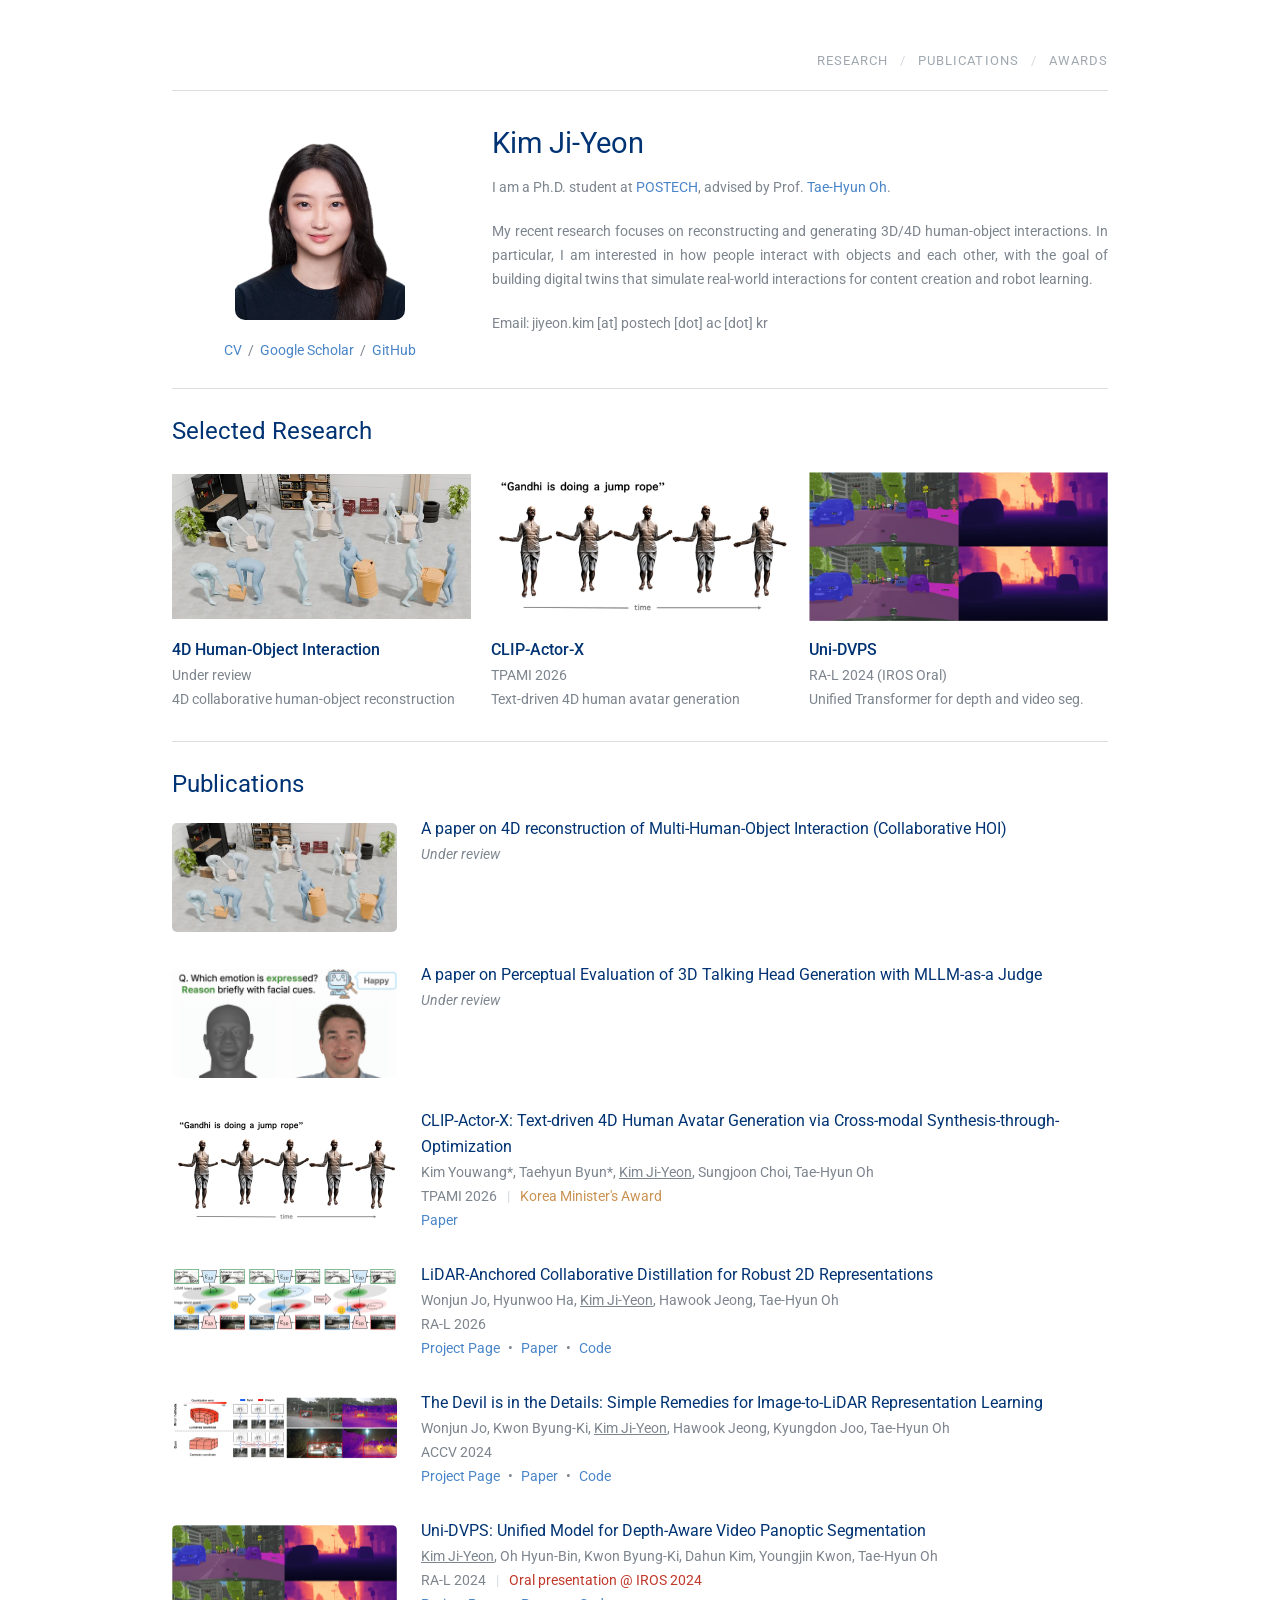
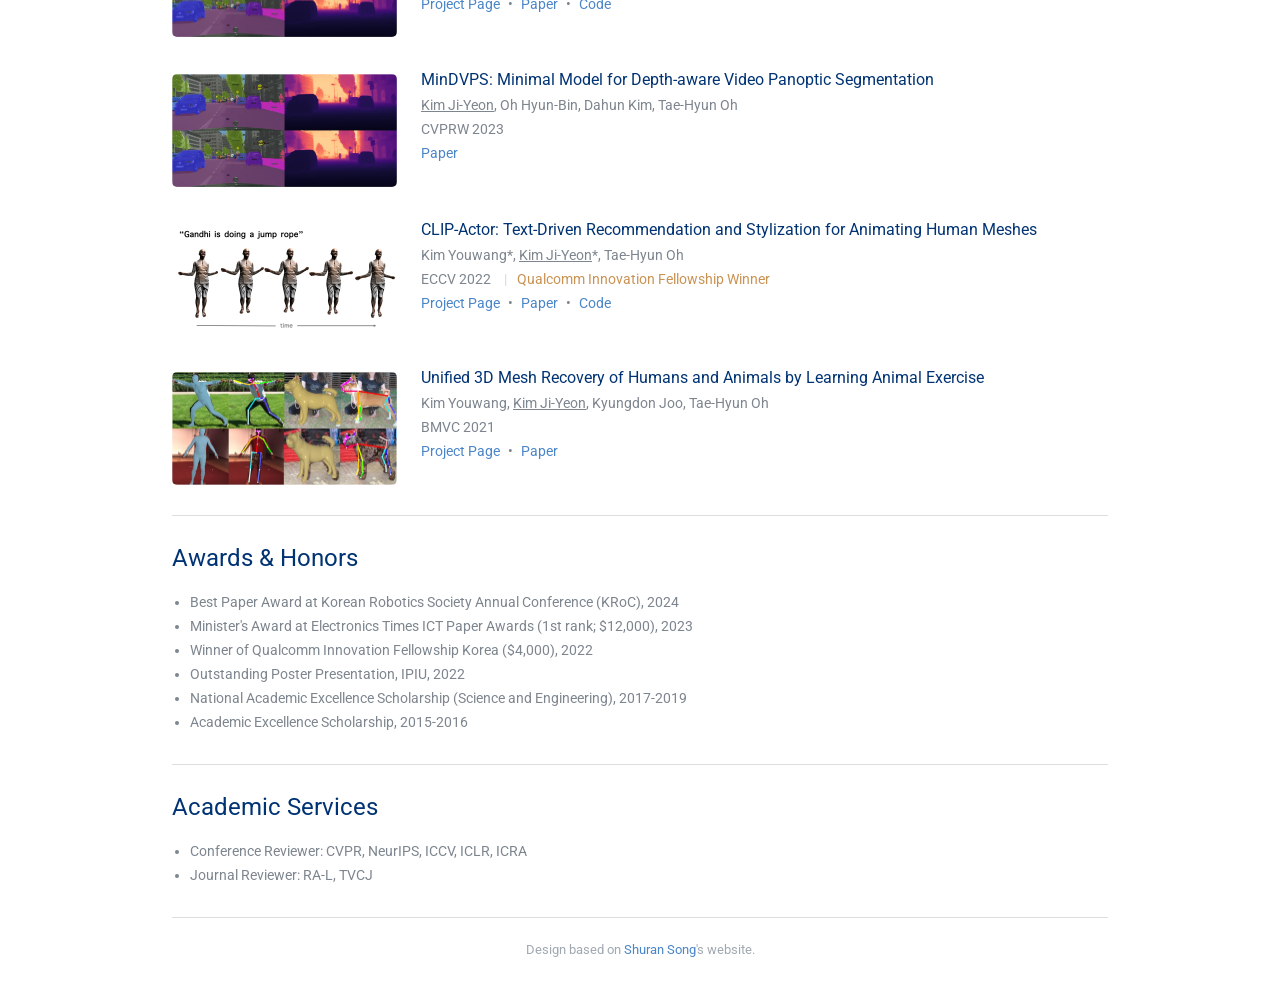
<file: index.html>
<!doctype html>
<html lang="en">
<head>
  <!-- Required meta tags -->
  <meta charset="utf-8">
  <meta name="viewport" content="width=device-width, initial-scale=1">

  <!-- Google Fonts -->
  <link rel="preconnect" href="https://fonts.googleapis.com">
  <link rel="preconnect" href="https://fonts.gstatic.com" crossorigin>
  <link href="https://fonts.googleapis.com/css2?family=Roboto:wght@300;400;500;700&display=swap" rel="stylesheet">

  <!-- Bootstrap CSS -->
  <link href="https://cdn.jsdelivr.net/npm/bootstrap@5.0.2/dist/css/bootstrap.min.css" rel="stylesheet" integrity="sha384-EVSTQN3/azprG1Anm3QDgpJLIm9Nao0Yz1ztcQTwFspd3yD65VohhpuuCOmLASjC" crossorigin="anonymous">

  <!-- Custom CSS -->
  <link rel="stylesheet" href="./assets/home/css/home.css">

  <!-- Google tag (gtag.js) -->
  <script async src="https://www.googletagmanager.com/gtag/js?id=G-CMSVGPC040"></script>
  <script>
    window.dataLayer = window.dataLayer || [];
    function gtag(){dataLayer.push(arguments);}
    gtag('js', new Date());

    gtag('config', 'G-CMSVGPC040');
</script>

  <title>Kim Ji-Yeon</title>
  <link rel="icon" type="image/x-icon" href="assets/favicon.ico">
</head>

<body>
  <div class="container">

    <!-- ==================== header ==================== -->
    <header class="site-header">
      <a href="#selected-research">RESEARCH</a><span class="sep">/</span><a href="#publications">PUBLICATIONS</a><span class="sep">/</span><a href="#awards">AWARDS</a>
    </header>

    <!-- ==================== profile ==================== -->
    <div class="row profile">
      <div class="col-sm-4 text-center">
        <img src="./assets/home/image/optimized/me.webp" class="profile-image" alt="Profile picture" width="425" height="472" decoding="async" fetchpriority="high">
        <p class="profile-link">
          <a href="./cv.html" target="_blank">CV</a><span class="sep">/</span><a href="https://scholar.google.com/citations?user=NYA9EpgAAAAJ&hl=en" target="_blank">Google Scholar</a><span class="sep">/</span><a href="https://github.com/J1Yeon-Kim" target="_blank">GitHub</a>
        </p>
      </div>
      <div class="col-sm-8">
        <div class="profile-name">Kim Ji-Yeon</div>
        <p class="profile-text">
          I am a Ph.D. student at <a href="https://postech.ac.kr/eng" target="_blank">POSTECH</a>, advised by Prof. <a href="https://ami.kaist.ac.kr/members/tae-hyun-oh" target="_blank">Tae-Hyun Oh</a>.
          <!-- at <a href="https://ami.kaist.ac.kr/" target="_blank">AMILab</a> at <a href="https://postech.ac.kr/eng" target="_blank">POSTECH</a>, advised by <a href="https://ami.kaist.ac.kr/members/tae-hyun-oh" target="_blank">Tae-Hyun Oh</a>. I received my Bachelor's degree in IT Engineering from Sookmyung Women's University. During my undergraduate, I also studied at <a href="https://www.utoronto.ca/" target="_blank">University of Toronto</a> as an exchange student. -->
        </p>
        <p class="profile-text">
          My recent research focuses on reconstructing and generating 3D/4D human-object interactions.
          In particular, I am interested in how people interact with objects and each other, with the goal of building digital twins that simulate real-world interactions for content creation and robot learning.
          <!-- computer vision and machine learning, specializing in understanding 3D world via 2D visual cues. -->
          <!-- Recently, my research interests are on perceiving 3D humans in the scene. -->
        </p>
        <p class="profile-email">
          Email: jiyeon.kim [at] postech [dot] ac [dot] kr
        </p>
      </div>
    </div>

    <div class="divider"></div>

    <!-- ==================== selected research ==================== -->
    <section class="selected-research" aria-labelledby="selected-research">
      <h1 class="section" id="selected-research">Selected Research</h1>
      <div class="selected-research-list" tabindex="0" role="group" aria-label="Selected research projects">
        <a class="selected-research-card" href="#human-object-interaction">
          <img src="./assets/home/image/optimized/4d_human_object_interaction.webp" alt="Collaborative human-object interaction reconstruction" width="505" height="245" decoding="async">
          <span class="selected-research-name">4D Human-Object Interaction</span>
          <span class="selected-research-venue">Under review</span>
          <span class="selected-research-summary">4D collaborative human-object reconstruction</span>
        </a>
        <a class="selected-research-card" href="https://ieeexplore.ieee.org/document/11408037" target="_blank" rel="noopener noreferrer">
          <img src="./assets/home/image/optimized/26TPAMI_clipactor_x.webp" alt="Text-driven 4D human avatar generation" width="900" height="444" decoding="async">
          <span class="selected-research-name">CLIP-Actor-X</span>
          <span class="selected-research-venue">TPAMI 2026</span>
          <span class="selected-research-summary">Text-driven 4D human avatar generation</span>
        </a>
        <a class="selected-research-card" href="./uni-dvps.html" target="_blank" rel="noopener noreferrer">
          <video playsinline muted autoplay loop preload="metadata" poster="./assets/home/image/optimized/23CVPRW_mindvps.webp" aria-label="Uni-DVPS depth-aware video panoptic segmentation results">
            <source src="./assets/home/image/24RAL_unidvps_animation.mp4" type="video/mp4">
          </video>
          <span class="selected-research-name">Uni-DVPS</span>
          <span class="selected-research-venue">RA-L 2024 (IROS Oral)</span>
          <span class="selected-research-summary">Unified Transformer for depth and video seg.</span>
        </a>
      </div>
    </section>

    <div class="divider"></div>

    <!-- ==================== publications ==================== -->
    <h1 class="section" id="publications">Publications</h1>

    <div class="row research-proj" id="human-object-interaction">
      <div class="col-sm-3 research-thumb">
        <img src="./assets/home/image/optimized/4d_human_object_interaction.webp" alt="4D Human-Object Interaction" width="505" height="245" decoding="async" loading="lazy">
      </div>
      <div class="col-sm-9 research-info">
        <span class="research-proj-title">A paper on 4D reconstruction of Multi-Human-Object Interaction (Collaborative HOI)</span><br>
        <!-- <u>Kim Ji-Yeon</u>, TBU<br> -->
        <span class="research-venue"><em>Under review</em></span><br>
        <!-- <div class="research-links"> -->
          <!-- <a href="https://ieeexplore.ieee.org/document/11408037" target="_blank">Paper</a> -->
        <!-- </div> -->
      </div>
    </div>

    <div class="row research-proj">
      <div class="col-sm-3 research-thumb">
        <img src="./assets/home/image/threeval.gif" alt="Perceptual evaluation of 3D talking head generation with an MLLM judge" width="960" height="464" decoding="async" loading="lazy">
      </div>
      <div class="col-sm-9 research-info">
        <span class="research-proj-title">A paper on Perceptual Evaluation of 3D Talking Head Generation with MLLM-as-a Judge</span><br>
        <span class="research-venue"><em>Under review</em></span><br>
      </div>
    </div>

    <div class="row research-proj">
      <div class="col-sm-3 research-thumb">
        <img src="./assets/home/image/optimized/26TPAMI_clipactor_x.webp" alt="CLIP-Actor-X" width="900" height="444" decoding="async" loading="lazy">
      </div>
      <div class="col-sm-9 research-info">
        <span class="research-proj-title">CLIP-Actor-X: Text-driven 4D Human Avatar Generation via Cross-modal Synthesis-through-Optimization</span><br>
        Kim Youwang*, Taehyun Byun*, <u>Kim Ji-Yeon</u>, Sungjoon Choi, Tae-Hyun Oh<br>
        <span class="research-venue">TPAMI 2026</span><span class="sub-sep">|</span><span class="sub-info sub-award">Korea Minister's Award</span><br>
        <div class="research-links">
          <a href="https://ieeexplore.ieee.org/document/11408037" target="_blank">Paper</a>
        </div>
      </div>
    </div>

    <div class="row research-proj">
      <div class="col-sm-3 research-thumb">
        <img src="./assets/home/image/optimized/26RAL_lidar_distillation.webp" alt="LiDAR-Anchored Collaborative Distillation" width="900" height="249" decoding="async" loading="lazy">
      </div>
      <div class="col-sm-9 research-info">
        <span class="research-proj-title">LiDAR-Anchored Collaborative Distillation for Robust 2D Representations</span><br>
        Wonjun Jo, Hyunwoo Ha, <u>Kim Ji-Yeon</u>, Hawook Jeong, Tae-Hyun Oh <br>
        <span class="research-venue">RA-L 2026</span><br>
        <div class="research-links">
          <a href="https://la-cd.github.io/" target="_blank">Project Page</a><span class="sep">&bull;</span><a href="https://ieeexplore.ieee.org/document/11623467" target="_blank">Paper</a><span class="sep">&bull;</span><a href="https://github.com/kaist-ami/SSCD" target="_blank">Code</a>
        </div>
      </div>
    </div>

    <!--
    <div class="row research-proj">
      <div class="col-sm-3 research-thumb">
        <img class="thumb-short" src="./assets/home/image/optimized/25ICCVW_collaborative_distillation.webp" alt="Self-Supervised Collaborative Distillation" width="900" height="517" decoding="async" loading="lazy">
      </div>
      <div class="col-sm-9 research-info">
        <span class="research-proj-title">Self-Supervised Collaborative Distillation: Enhancing Lighting Robustness and 3D Awareness</span><br>
        Wonjun Jo, Hyunwoo Ha, <u>Kim Ji-Yeon</u>, Hawook Jeong, Tae-Hyun Oh <br>
        <span class="research-venue">ICCVW 2025</span><br>
        <div class="research-links">
          <a href="https://openreview.net/forum?id=i1JDHqVzmv" target="_blank">Paper</a>
        </div>
      </div>
    </div>
    -->

    <div class="row research-proj">
      <div class="col-sm-3 research-thumb">
        <img src="./assets/home/image/optimized/24ACCV_devil_in_details.webp" alt="Image-to-LiDAR representation learning" width="900" height="250" decoding="async" loading="lazy">
      </div>
      <div class="col-sm-9 research-info">
        <span class="research-proj-title">The Devil is in the Details: Simple Remedies for Image-to-LiDAR Representation Learning</span><br>
        Wonjun Jo, Kwon Byung-Ki, <u>Kim Ji-Yeon</u>, Hawook Jeong, Kyungdon Joo, Tae-Hyun Oh<br>
        <span class="research-venue">ACCV 2024</span><br>
        <div class="research-links">
          <a href="https://sr-i2l.github.io/" target="_blank">Project Page</a><span class="sep">&bull;</span><a href="https://openaccess.thecvf.com/content/ACCV2024/papers/Jo_The_Devil_is_in_the_Details_Simple_Remedies_for__ACCV_2024_paper.pdf" target="_blank">Paper</a><span class="sep">&bull;</span><a href="https://github.com/kaist-ami/I2L-Remedy" target="_blank">Code</a>
        </div>
      </div>
    </div>

    <div class="row research-proj">
      <div class="col-sm-3 research-thumb">
        <video playsinline muted autoplay loop poster="./assets/home/image/optimized/23CVPRW_mindvps.webp">
          <source src="./assets/home/image/24RAL_unidvps_animation.mp4" type="video/mp4">
        </video>
      </div>
      <div class="col-sm-9 research-info">
        <span class="research-proj-title">Uni-DVPS: Unified Model for Depth-Aware Video Panoptic Segmentation</span><br>
        <u>Kim Ji-Yeon</u>, Oh Hyun-Bin, Kwon Byung-Ki, Dahun Kim, Youngjin Kwon, Tae-Hyun Oh<br>
        <span class="research-venue">RA-L 2024</span><span class="sub-sep">|</span><span class="sub-info sub-oral">Oral presentation @ IROS 2024</span><br>
        <div class="research-links">
          <a href="https://jiyeonk1m.github.io/uni-dvps" target="_blank">Project Page</a><span class="sep">&bull;</span><a href="https://ieeexplore.ieee.org/document/10517661" target="_blank">Paper</a><span class="sep">&bull;</span><a href="https://github.com/kaist-ami/Uni-DVPS" target="_blank">Code</a>
        </div>
      </div>
    </div>

    <div class="row research-proj">
      <div class="col-sm-3 research-thumb">
        <img src="./assets/home/image/optimized/23CVPRW_mindvps.webp" alt="MinDVPS" width="900" height="450" decoding="async" loading="lazy">
      </div>
      <div class="col-sm-9 research-info">
        <span class="research-proj-title">MinDVPS: Minimal Model for Depth-aware Video Panoptic Segmentation</span><br>
        <u>Kim Ji-Yeon</u>, Oh Hyun-Bin, Dahun Kim, Tae-Hyun Oh<br>
        <span class="research-venue">CVPRW 2023</span> <br>
        <div class="research-links">
          <a href="https://vcad.site/#/papers" target="_blank">Paper</a>
        </div>
      </div>
    </div>

    <div class="row research-proj">
      <div class="col-sm-3 research-thumb">
        <video playsinline muted autoplay loop poster="./assets/home/image/optimized/26TPAMI_clipactor_x.webp">
          <source src="./assets/home/image/22ECCV_clipactor.mp4" type="video/mp4">
        </video>
      </div>
      <div class="col-sm-9 research-info">
        <span class="research-proj-title">CLIP-Actor: Text-Driven Recommendation and Stylization for Animating Human Meshes</span><br>
        Kim Youwang*, <u>Kim Ji-Yeon</u>*, Tae-Hyun Oh<br>
        <span class="research-venue">ECCV 2022</span>
        <!-- <span class="sub-sep">|</span><span class="sub-info sub-workshop">AI4CC Workshop @ CVPR 2023</span> -->
        <span class="sub-sep">|</span><span class="sub-info sub-award">Qualcomm Innovation Fellowship Winner</span><br>
        <div class="research-links">
          <a href="https://clip-actor.github.io" target="_blank">Project Page</a><span class="sep">&bull;</span><a href="https://arxiv.org/abs/2206.04382" target="_blank">Paper</a><span class="sep">&bull;</span><a href="https://github.com/kaist-ami/CLIP-Actor" target="_blank">Code</a>
        </div>
      </div>
    </div>

    <div class="row research-proj">
      <div class="col-sm-3 research-thumb">
        <img src="./assets/home/image/optimized/21BMVC_demr.webp" alt="Unified 3D mesh recovery" width="900" height="454" decoding="async" loading="lazy">
      </div>
      <div class="col-sm-9 research-info">
        <span class="research-proj-title">Unified 3D Mesh Recovery of Humans and Animals by Learning Animal Exercise</span><br>
        Kim Youwang, <u>Kim Ji-Yeon</u>, Kyungdon Joo, Tae-Hyun Oh<br>
        <span class="research-venue">BMVC 2021</span><br>
        <div class="research-links">
          <a href="https://demr-bmvc21.github.io" target="_blank">Project Page</a><span class="sep">&bull;</span><a href="https://arxiv.org/abs/2111.02450" target="_blank">Paper</a>
        </div>
      </div>
    </div>

    <!-- ==================== show more / less ====================
         Wrap the older entries above in <span id="morePubs"> ... </span>,
         then enable these buttons and the togglePubs() script at the bottom.
    <div onclick="togglePubs()" id="morePubsBtn" class="showBtn"><a>Show more...</a></div>
    <div onclick="togglePubs()" id="lessPubsBtn" class="showBtn"><a>Show less...</a></div>
    ========================================================== -->

    <div class="divider"></div>

    <!-- ==================== awards ==================== -->
    <h1 class="section" id="awards">Awards &amp; Honors</h1>
    <ul class="section-list">
      <li>Best Paper Award at Korean Robotics Society Annual Conference (KRoC), 2024</li>
      <li>Minister's Award at Electronics Times ICT Paper Awards (1st rank; $12,000), 2023</li>
      <li>Winner of Qualcomm Innovation Fellowship Korea ($4,000), 2022</li>
      <li>Outstanding Poster Presentation, IPIU, 2022</li>
      <li>National Academic Excellence Scholarship (Science and Engineering), 2017-2019</li>
      <li>Academic Excellence Scholarship, 2015-2016</li>
    </ul>

    <div class="divider"></div>

    <!-- ==================== services ==================== -->
    <h1 class="section" id="services">Academic Services</h1>
    <ul class="section-list">
      <li>Conference Reviewer: CVPR, NeurIPS, ICCV, ICLR, ICRA</li>
      <li>Journal Reviewer: RA-L, TVCJ</li>
    </ul>

    <div class="divider"></div>

    <footer class="footer">
      <p class="text-center">
        Design based on <a href="https://shurans.github.io/" target="_blank">Shuran Song</a>'s website.
      </p>
      <!--
      <p class="text-center">
        Feel free to use my website source code. Checkout the <a href="https://github.com/jiyeonk1m/jiyeonk1m.github.io" target="_blank">github repository</a>.
      </p>
      -->
    </footer>
  </div>

  <!-- ==================== publication list toggle ====================
  <script>
    function togglePubs() {
      var morePubs = document.getElementById("morePubs");
      var morePubsBtn = document.getElementById("morePubsBtn");
      var lessPubsBtn = document.getElementById("lessPubsBtn");
      if (morePubsBtn.style.display === "none") {
        morePubs.style.display = "none";
        morePubsBtn.style.display = "inline";
        lessPubsBtn.style.display = "none";
      } else {
        morePubs.style.display = "inline";
        morePubsBtn.style.display = "none";
        lessPubsBtn.style.display = "inline";
      }
    }
  </script>
  ============================================================== -->
</body>
</html>
</file>
<file: assets/home/css/home.css>
/* ==========================================================================
   Palette
   text        #7d858e    heading  #003373
   link        #4a85c8    divider  #ddd
   ========================================================================== */

body {
  font-family: 'Roboto', sans-serif;
  color: #7d858e;
  background-color: #fff;
}

p, ul, li {
  font-size: 14px;
  line-height: 24px;
}

a {
  text-decoration: none;
  color: #4a85c8;
}

a:hover {
  color: #4a85c8;
  border-bottom: 1px solid #4a85c8;
}

/* --------------------------------------------------------- container ---- */

@media (min-width: 576px) { .container { max-width: 90%; } }
@media (min-width: 768px) { .container { max-width: 90%; } }
@media (min-width: 992px) { .container { max-width: 960px; } }

/* ------------------------------------------------------------ header ---- */

.site-header {
  font-size: 13px;
  letter-spacing: 0.08em;
  line-height: 58px;
  padding-top: 32px;
  text-align: right;
  border-bottom: 1px solid #ddd;
}

.site-header a {
  color: #a0a8b0;
  border-bottom: none;
}

.site-header a:hover {
  color: #4a85c8;
  border-bottom: none;
}

.site-header .sep {
  padding: 0 12px;
  color: #d5d9dd;
}

/* smooth scrolling for the in-page anchor links */
html {
  scroll-behavior: smooth;
}

h1.section {
  scroll-margin-top: 24px;
}

/* ----------------------------------------------------------- profile ---- */

.profile {
  padding: 40px 0 10px 0;
}

.profile-name {
  font-size: 29px;
  line-height: 24px;
  /* font-weight: 500; */
  margin-bottom: 20px;
  color: #003373;
}

.profile-email {
  font-size: 14px;
  line-height: 24px;
  margin-bottom: 20px;
}

.profile-text {
  margin-bottom: 20px;
  text-align: justify;
}

.profile-image {
  width: 100%;
  height: auto;
  max-width: 170px;
  border-radius: 10px;
  margin-bottom: 18px;
}

.profile-link {
  font-size: 14px;
  line-height: 24px;
}

.profile-link .sep {
  padding: 0 6px;
}

/* ------------------------------------------------------------ layout ---- */

.divider {
  width: 100%;
  border-bottom: 1px solid #ddd;
}

h1.section {
  font-size: 24px;
  line-height: 24px;
  font-weight: 400;
  color: #003373;
  margin: 30px 0 20px 0;
}

/* -------------------------------------------------- selected research --- */

.selected-research {
  margin-bottom: 30px;
}

.selected-research-list {
  display: grid;
  grid-auto-flow: column;
  grid-auto-columns: minmax(290px, calc((100% - 40px) / 3));
  gap: 20px;
  overflow-x: auto;
  padding-bottom: 0;
  scroll-snap-type: x proximity;
  scrollbar-width: thin;
  scrollbar-color: #ccc transparent;
}

.selected-research-card {
  display: block;
  min-width: 0;
  color: #7d858e;
  scroll-snap-align: start;
}

.selected-research-card img,
.selected-research-card video {
  display: block;
  width: 100%;
  height: auto;
  aspect-ratio: 16 / 9;
  object-fit: contain;
  border-radius: 5px;
  margin-bottom: 6px;
}

.selected-research-card:hover {
  color: #7d858e;
  border-bottom: none;
}

.selected-research-name {
  display: block;
  color: #003373;
  font-size: 16px;
  font-weight: 500;
  line-height: 26px;
}

.selected-research-card:hover .selected-research-name {
  color: #4a85c8;
}

.selected-research-venue {
  display: block;
  font-size: 14px;
  line-height: 24px;
}

.selected-research-summary {
  display: block;
  font-size: 14px;
  line-height: 24px;
  white-space: nowrap;
}

.selected-research-card:focus-visible,
.selected-research-list:focus-visible {
  outline: 2px solid #4a85c8;
  outline-offset: 3px;
}

@media (max-width: 767px) {
  .selected-research-list {
    grid-auto-columns: minmax(290px, 82%);
    gap: 16px;
  }

  .selected-research-summary {
    white-space: normal;
  }
}

/* ------------------------------------------------------ publications ---- */

/* Bootstrap's .row carries a -12px margin that its columns cancel with 12px of
   padding. Dropping only the column padding aligns the thumbnail with the
   "Publications" heading but also shrinks it by 12px; dropping the row margin
   too keeps the thumbnail at its full column width AND aligned, which is how
   the reference has it (h1 and .research-proj share the same left edge). */

.research-proj {
  margin-bottom: 30px;
  margin-left: 0;
}

.research-thumb {
  padding-left: 0;
}

.research-thumb img,
.research-thumb video {
  width: 100%;
  height: auto;
  border-radius: 5px;
  display: block;
  /* nudges the thumbnail down so its top edge optically aligns with the
     title's cap height rather than the top of its line box (as in the reference) */
  margin-top: 7px;
}

/* this teaser is nearly square (1.74:1), so at full column width it stands
   taller than the ~2:1 thumbnails around it — hold it to their height and let
   the image scale down inside */
.research-thumb img.thumb-short {
  aspect-ratio: 1.9 / 1;
  object-fit: contain;
  object-position: center;
}

.research-info {
  font-size: 14px;
  line-height: 24px;
}

.research-proj-title {
  color: #003373;
  font-size: 16px;
  line-height: 26px;
}

.research-links {
  white-space: nowrap;
}

.research-links .sep {
  padding: 0 8px;
}

/* Sub-info sits on its own line under the venue: one bullet, everything joined
   on that single line, indented past the venue so it reads as subordinate. */

/* .sub-info {
  padding-left: 18px;
  text-indent: -12px;
} */

/* .sub-info::before {
  content: "\2022";
  color: #c9ced3;
  padding-right: 6px;
} */

/* Sub-info shares the venue line, separated by a pipe. Same size as the venue,
   so colour is the only thing telling them apart: the venue is the one grey
   item on the line, everything after it is colour-coded by kind. */

.sub-sep {
  padding: 0 10px;
  color: #d5d9dd;
}

.sub-info {
  font-size: 14px;
}

.sub-award {
  color: #ca9252;   /* gold */
}

.sub-oral {
  color: #c0392b;   /* red */
}

.sub-workshop {
  color: #3f9fc4;   /* sky */
}

/* Previous pill/badge treatment, kept in case we want to go back to it.
.tag-award,
.tag-workshop {
  display: inline-block;
  padding: 1px 10px;
  margin-top: 2px;
  font-size: 13px;
  line-height: 22px;
  border-radius: 4px;
}

.tag-award {
  background-color: rgba(253, 196, 80, 0.18);
  color: #8a6011;
}

.tag-workshop {
  background-color: rgba(74, 133, 200, 0.12);
  color: #35618f;
}
*/

/* ---------------------------------------------------------- show more --- */
/* Used by the (currently commented out) publication list toggle. */

.showBtn {
  margin-bottom: 30px;
  font-size: 14px;
  line-height: 24px;
}

.showBtn a {
  color: #003373;
  cursor: pointer;
}

.showBtn a:hover {
  border-bottom: 1px solid #003373;
}

#morePubs,
#lessPubsBtn {
  display: none;
}

/* ------------------------------------------------------------- lists ---- */

.section-list {
  list-style-position: outside;
  list-style-type: disc;
  padding-left: 18px;
  margin-bottom: 30px;
}

/* ------------------------------------------------------------ footer ---- */

.footer p {
  margin: 0;
  font-size: 13px;
  color: #a0a8b0;
  padding: 1.5em 0;
}

/* Bootstrap stacks the profile and publication columns below 576px. */
@media (max-width: 575px) {
  .container {
    padding-left: 20px;
    padding-right: 20px;
  }

  .site-header {
    display: flex;
    flex-wrap: wrap;
    justify-content: center;
    align-items: center;
    padding: 12px 0;
    font-size: 12px;
    line-height: 24px;
    letter-spacing: 0.04em;
  }

  .site-header .sep {
    padding: 0 8px;
  }

  .profile {
    padding: 24px 0 8px;
  }

  .profile-image {
    max-width: 136px;
    margin-bottom: 12px;
  }

  .profile-link {
    margin-bottom: 18px;
  }

  .profile-name {
    text-align: center;
    font-size: 28px;
    line-height: 36px;
    margin-bottom: 16px;
  }

  .profile-text {
    text-align: left;
    margin-bottom: 16px;
  }

  .profile-email {
    overflow-wrap: anywhere;
    margin-bottom: 16px;
  }

  .selected-research-list {
    grid-auto-columns: 86%;
  }

  .research-proj {
    margin-left: 0;
    margin-right: 0;
  }

  .research-thumb,
  .research-info {
    padding-left: 0;
    padding-right: 0;
  }

  .research-thumb {
    margin-bottom: 10px;
  }

  .research-thumb img,
  .research-thumb video {
    margin-top: 0;
  }

  .research-links {
    white-space: normal;
  }

  .research-links a {
    display: inline-block;
  }
}
</file>
